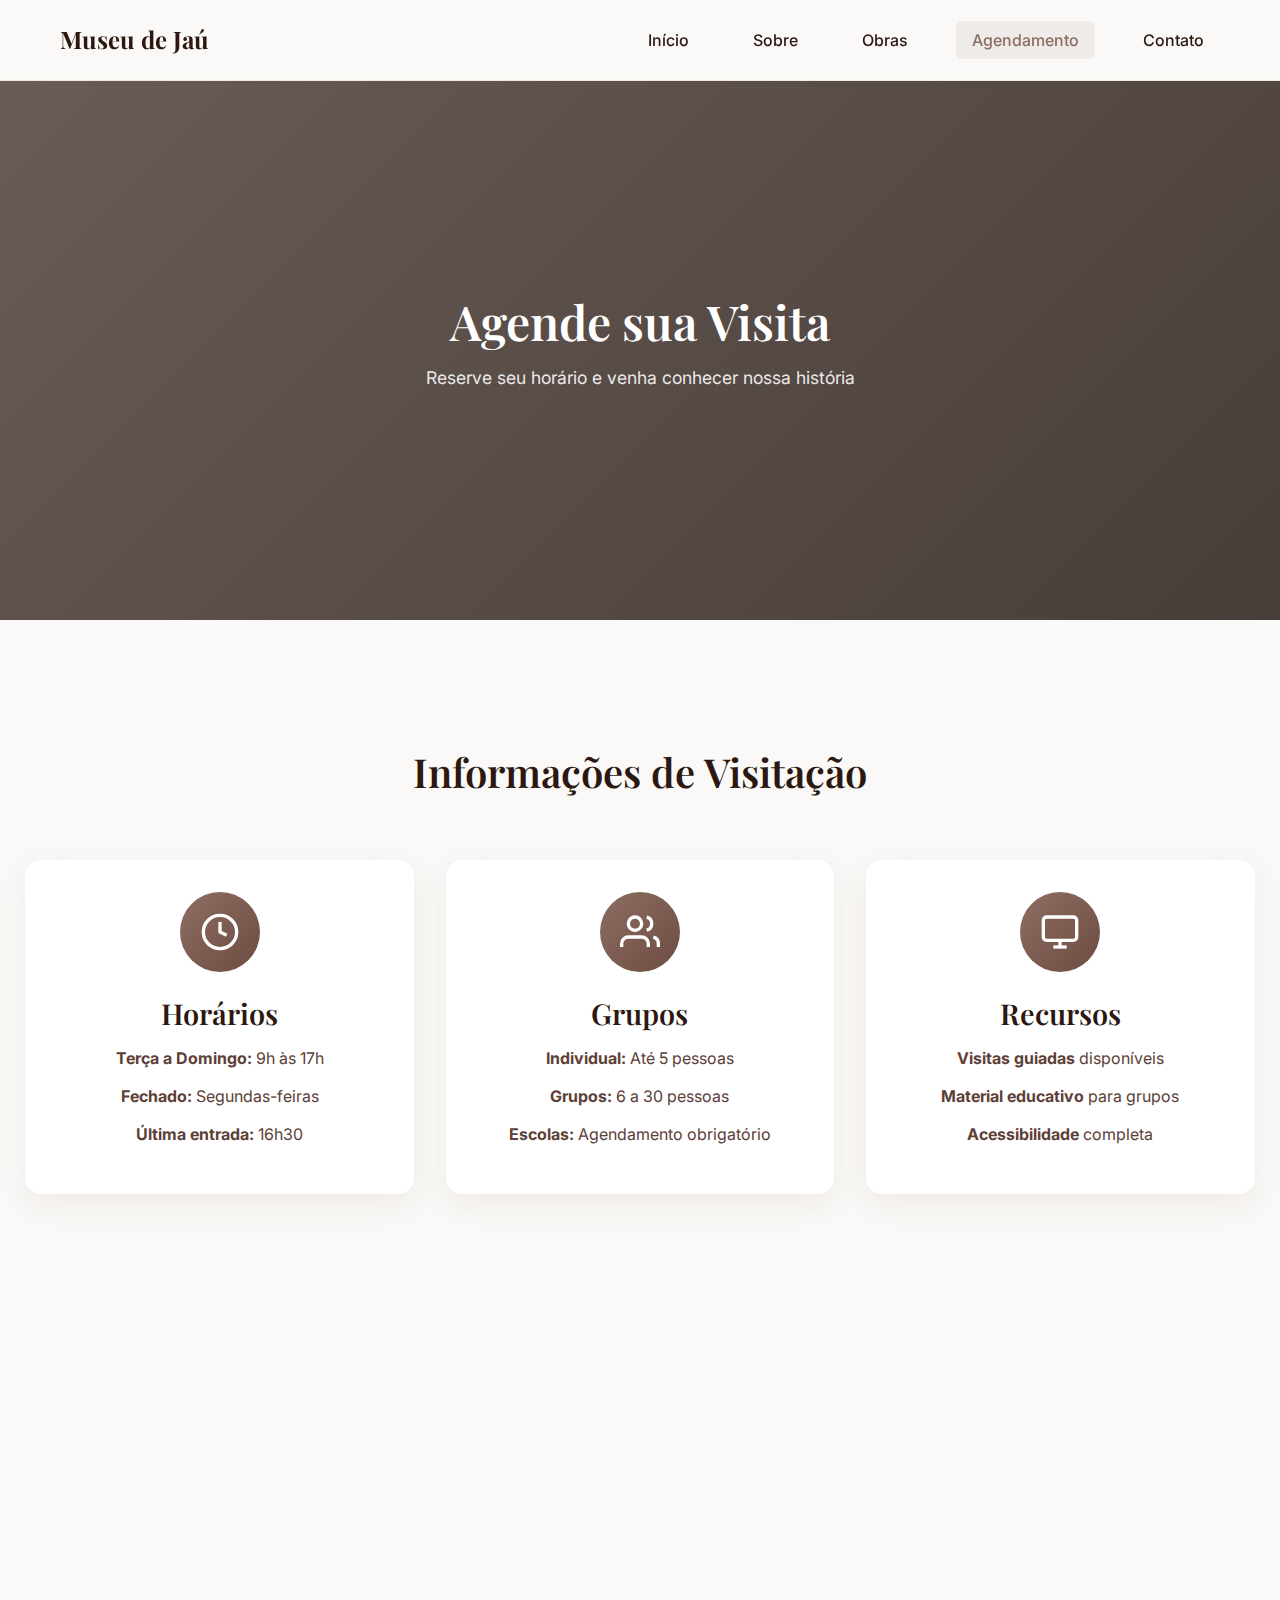
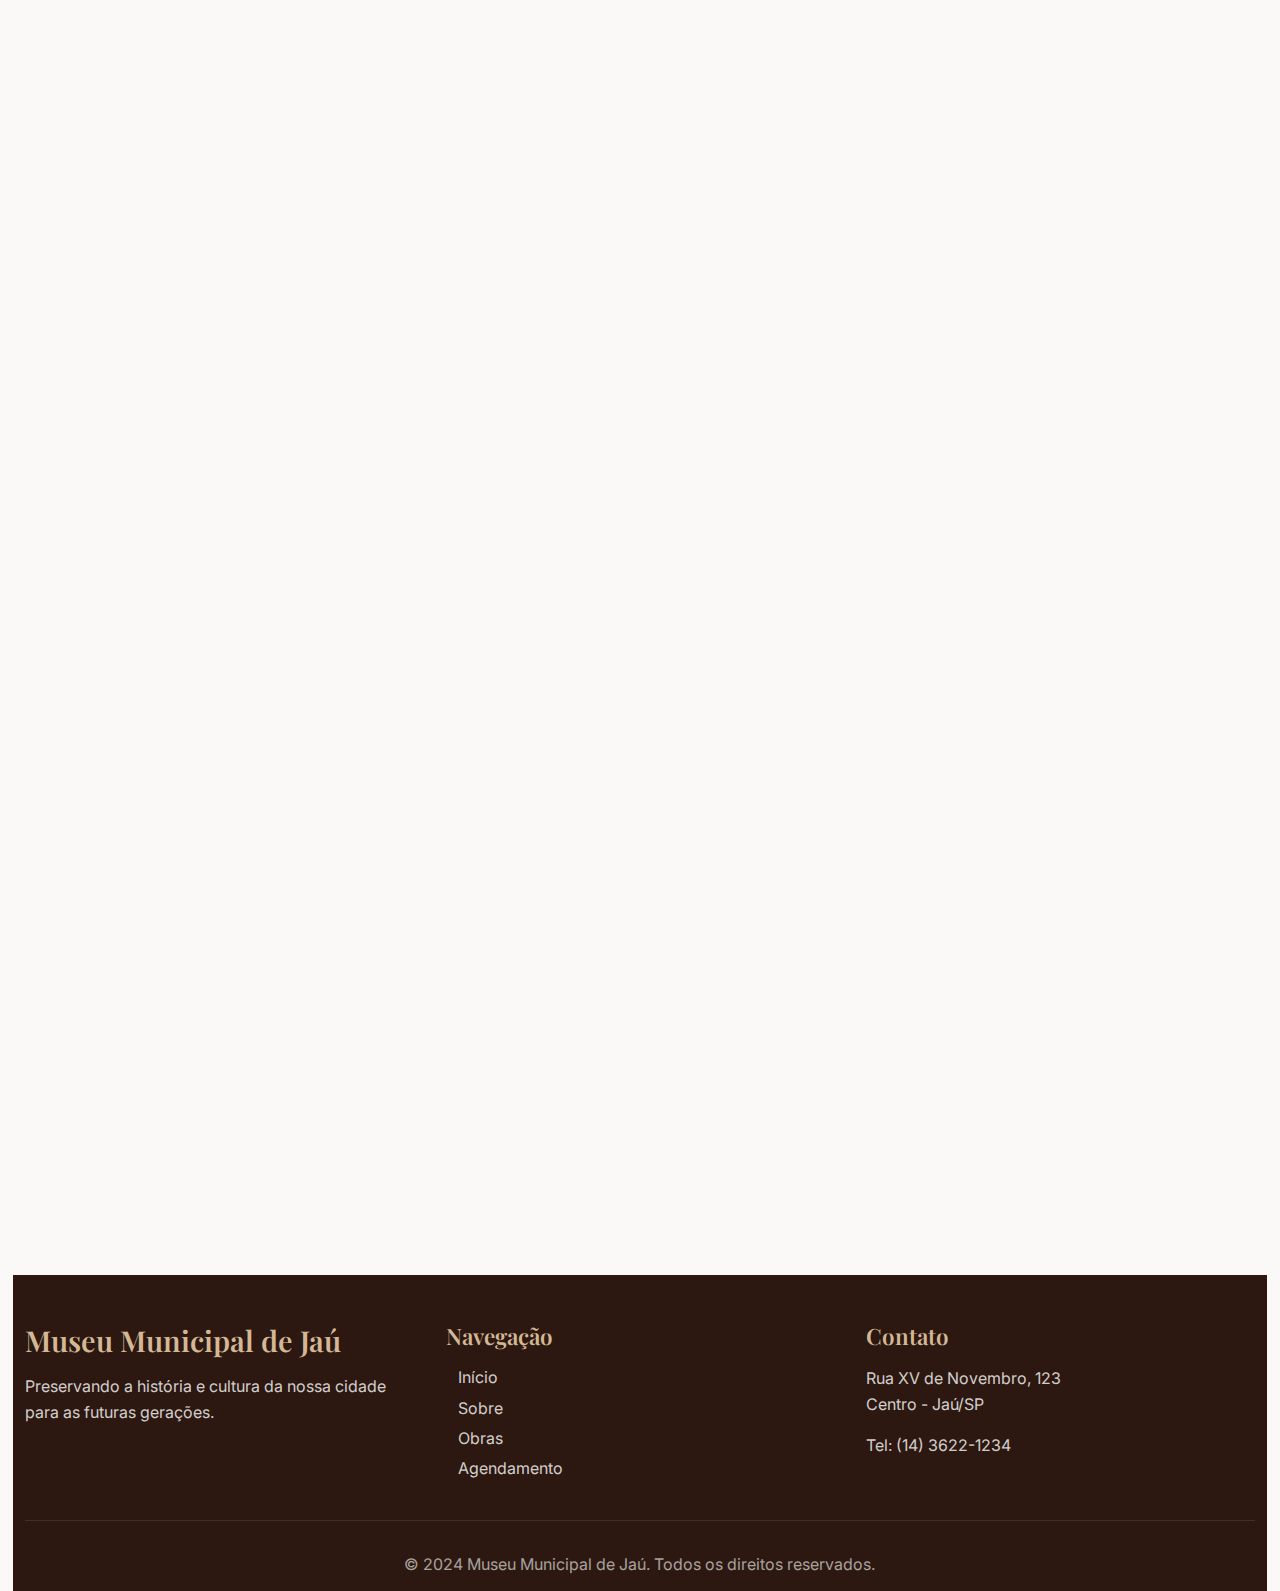
<file: src/agendamento.html>
<!DOCTYPE html>
<html lang="pt-BR">
<head>
    <meta charset="UTF-8">
    <meta name="viewport" content="width=device-width, initial-scale=1.0">
    <title>Agendamento - Museu Municipal de Jaú</title>
    <link rel="stylesheet" href="/css/style.css">
    <link rel="stylesheet" href="/css/responsive.css">
    <link rel="preconnect" href="https://fonts.googleapis.com">
    <link rel="preconnect" href="https://fonts.gstatic.com" crossorigin>
    <link href="https://fonts.googleapis.com/css2?family=Playfair+Display:wght@400;600;700&family=Inter:wght@300;400;500;600&display=swap" rel="stylesheet">
</head>
<body>
    <!-- Navbar -->
    <nav class="navbar">
        <div class="nav-container">
            <div class="nav-logo">
                <span>Museu de Jaú</span>
            </div>
            <div class="nav-menu">
                <a href="/Aula-Guto---Web-Site-Museu/index.html" class="nav-link">Início</a>
                <a href="sobre.html" class="nav-link">Sobre</a>
                <a href="obras.html" class="nav-link">Obras</a>
                <a href="agendamento.html" class="nav-link active">Agendamento</a>
                <a href="contato.html" class="nav-link">Contato</a>
            </div>
            <div class="hamburger">
                <span></span>
                <span></span>
                <span></span>
            </div>
        </div>
    </nav>

    <!-- Hero Section -->
    <section class="page-hero">
        <div class="hero-background" style="background-image: url('https://images.pexels.com/photos/1181533/pexels-photo-1181533.jpeg?auto=compress&cs=tinysrgb&w=1200');"></div>
        <div class="hero-content">
            <h1>Agende sua Visita</h1>
            <p>Reserve seu horário e venha conhecer nossa história</p>
        </div>
    </section>

    <!-- Conteúdo Principal -->
    <main class="page-content">
        <div class="container">
            <!-- Informações de Visitação -->
            <section class="visit-info fade-in">
                <div class="section-header">
                    <h2>Informações de Visitação</h2>
                </div>
                <div class="info-grid">
                    <div class="info-card">
                        <div class="info-icon">
                            <svg width="40" height="40" viewBox="0 0 24 24" fill="none" stroke="currentColor" stroke-width="2">
                                <circle cx="12" cy="12" r="10"/>
                                <polyline points="12,6 12,12 16,14"/>
                            </svg>
                        </div>
                        <h3>Horários</h3>
                        <p><strong>Terça a Domingo:</strong> 9h às 17h</p>
                        <p><strong>Fechado:</strong> Segundas-feiras</p>
                        <p><strong>Última entrada:</strong> 16h30</p>
                    </div>
                    <div class="info-card">
                        <div class="info-icon">
                            <svg width="40" height="40" viewBox="0 0 24 24" fill="none" stroke="currentColor" stroke-width="2">
                                <path d="M17 21v-2a4 4 0 0 0-4-4H5a4 4 0 0 0-4 4v2"/>
                                <circle cx="9" cy="7" r="4"/>
                                <path d="M23 21v-2a4 4 0 0 0-3-3.87"/>
                                <path d="M16 3.13a4 4 0 0 1 0 7.75"/>
                            </svg>
                        </div>
                        <h3>Grupos</h3>
                        <p><strong>Individual:</strong> Até 5 pessoas</p>
                        <p><strong>Grupos:</strong> 6 a 30 pessoas</p>
                        <p><strong>Escolas:</strong> Agendamento obrigatório</p>
                    </div>
                    <div class="info-card">
                        <div class="info-icon">
                            <svg width="40" height="40" viewBox="0 0 24 24" fill="none" stroke="currentColor" stroke-width="2">
                                <rect x="2" y="3" width="20" height="14" rx="2" ry="2"/>
                                <line x1="8" y1="21" x2="16" y2="21"/>
                                <line x1="12" y1="17" x2="12" y2="21"/>
                            </svg>
                        </div>
                        <h3>Recursos</h3>
                        <p><strong>Visitas guiadas</strong> disponíveis</p>
                        <p><strong>Material educativo</strong> para grupos</p>
                        <p><strong>Acessibilidade</strong> completa</p>
                    </div>
                </div>
            </section>

            <!-- Formulário de Agendamento -->
            <section class="booking-section fade-in">
                <div class="section-header">
                    <h2>Faça seu Agendamento</h2>
                    <p>Preencha o formulário abaixo para garantir sua visita</p>
                </div>
                
                <div class="booking-container">
                    <form id="bookingForm" class="booking-form">
                        <div class="form-row">
                            <div class="form-group">
                                <label for="name">Nome Completo *</label>
                                <input type="text" id="name" name="name" required>
                                <span class="error-message"></span>
                            </div>
                            <div class="form-group">
                                <label for="email">E-mail *</label>
                                <input type="email" id="email" name="email" required>
                                <span class="error-message"></span>
                            </div>
                        </div>

                        <div class="form-row">
                            <div class="form-group">
                                <label for="phone">Telefone</label>
                                <input type="tel" id="phone" name="phone">
                                <span class="error-message"></span>
                            </div>
                            <div class="form-group">
                                <label for="visitors">Número de Visitantes *</label>
                                <select id="visitors" name="visitors" required>
                                    <option value="">Selecione</option>
                                    <option value="1">1 pessoa</option>
                                    <option value="2">2 pessoas</option>
                                    <option value="3">3 pessoas</option>
                                    <option value="4">4 pessoas</option>
                                    <option value="5">5 pessoas</option>
                                    <option value="6-10">6 a 10 pessoas</option>
                                    <option value="11-20">11 a 20 pessoas</option>
                                    <option value="21-30">21 a 30 pessoas</option>
                                    <option value="30+">Mais de 30 pessoas</option>
                                </select>
                                <span class="error-message"></span>
                            </div>
                        </div>

                        <div class="form-row">
                            <div class="form-group">
                                <label for="date">Data da Visita *</label>
                                <input type="date" id="date" name="date" required>
                                <span class="error-message"></span>
                            </div>
                            <div class="form-group">
                                <label for="time">Horário Preferido *</label>
                                <select id="time" name="time" required>
                                    <option value="">Selecione</option>
                                    <option value="09:00">09:00</option>
                                    <option value="10:00">10:00</option>
                                    <option value="11:00">11:00</option>
                                    <option value="14:00">14:00</option>
                                    <option value="15:00">15:00</option>
                                    <option value="16:00">16:00</option>
                                </select>
                                <span class="error-message"></span>
                            </div>
                        </div>

                        <div class="form-group">
                            <label for="visit-type">Tipo de Visita</label>
                            <div class="radio-group">
                                <label class="radio-label">
                                    <input type="radio" name="visit-type" value="livre" checked>
                                    <span class="radio-custom"></span>
                                    Visita Livre
                                </label>
                                <label class="radio-label">
                                    <input type="radio" name="visit-type" value="guiada">
                                    <span class="radio-custom"></span>
                                    Visita Guiada
                                </label>
                            </div>
                        </div>

                        <div class="form-group">
                            <label for="group-type">Tipo de Grupo</label>
                            <select id="group-type" name="group-type">
                                <option value="">Selecione (opcional)</option>
                                <option value="familia">Família</option>
                                <option value="escola">Escola</option>
                                <option value="universidade">Universidade</option>
                                <option value="empresa">Empresa</option>
                                <option value="terceira-idade">Terceira Idade</option>
                                <option value="turismo">Turismo</option>
                                <option value="outro">Outro</option>
                            </select>
                        </div>

                        <div class="form-group">
                            <label for="special-needs">Necessidades Especiais</label>
                            <textarea id="special-needs" name="special-needs" rows="3" placeholder="Informe se há visitantes com necessidades especiais, cadeirantes, ou outras observações importantes..."></textarea>
                        </div>

                        <div class="form-group">
                            <label for="message">Mensagem Adicional</label>
                            <textarea id="message" name="message" rows="4" placeholder="Conte-nos mais sobre sua visita, interesses específicos, ou outras informações relevantes..."></textarea>
                        </div>

                        <div class="form-group checkbox-group">
                            <label class="checkbox-label">
                                <input type="checkbox" id="terms" name="terms" required>
                                <span class="checkbox-custom"></span>
                                Concordo com os <a href="#" class="link">termos de visitação</a> e autorizo o uso de imagens para fins educativos *
                            </label>
                            <span class="error-message"></span>
                        </div>

                        <div class="form-group checkbox-group">
                            <label class="checkbox-label">
                                <input type="checkbox" id="newsletter" name="newsletter">
                                <span class="checkbox-custom"></span>
                                Desejo receber informações sobre exposições e eventos do museu
                            </label>
                        </div>

                        <div class="form-actions">
                            <button type="submit" class="btn btn-primary">
                                <span class="btn-text">Agendar Visita</span>
                                <span class="btn-loading" style="display: none;">Enviando...</span>
                            </button>
                            <button type="reset" class="btn btn-secondary">Limpar Formulário</button>
                        </div>
                    </form>

                    <!-- Informações Adicionais -->
                    <div class="booking-info">
                        <div class="info-box">
                            <h3>Importante</h3>
                            <ul>
                                <li>O agendamento é <strong>gratuito</strong></li>
                                <li>Confirmaremos por e-mail em até 24h</li>
                                <li>Chegue 15 minutos antes do horário</li>
                                <li>Cancelamentos com 24h de antecedência</li>
                                <li>Grupos acima de 30 pessoas: contato direto</li>
                            </ul>
                        </div>

                        <div class="info-box">
                            <h3>Dicas para sua Visita</h3>
                            <ul>
                                <li>Use calçados confortáveis</li>
                                <li>Fotografias permitidas sem flash</li>
                                <li>Duração média: 1h30min</li>
                                <li>Material educativo disponível</li>
                                <li>Loja de souvenirs no local</li>
                            </ul>
                        </div>
                    </div>
                </div>
            </section>
        </div>
    </main>

    <!-- Modal de Confirmação -->
    <div id="confirmationModal" class="modal">
        <div class="modal-content">
            <div class="modal-header">
                <div class="success-icon">
                    <svg width="60" height="60" viewBox="0 0 24 24" fill="none" stroke="currentColor" stroke-width="2">
                        <circle cx="12" cy="12" r="10"/>
                        <polyline points="16,8 12,12 8,16"/>
                    </svg>
                </div>
                <h2>Agendamento Enviado!</h2>
            </div>
            <div class="modal-body">
                <p>Seu agendamento foi enviado com sucesso. Em breve entraremos em contato para confirmar sua visita.</p>
                <p><strong>Dados do agendamento:</strong></p>
                <div id="bookingDetails"></div>
            </div>
            <div class="modal-footer">
                <button class="btn btn-primary" onclick="closeModal('confirmationModal')">Fechar</button>
            </div>
        </div>
    </div>

    <!-- Footer -->
    <footer class="footer">
        <div class="container">
            <div class="footer-content">
                <div class="footer-section">
                    <h3>Museu Municipal de Jaú</h3>
                    <p>Preservando a história e cultura da nossa cidade para as futuras gerações.</p>
                </div>
                <div class="footer-section">
                    <h4>Navegação</h4>
                    <ul>
                        <li><a href="/Aula-Guto---Web-Site-Museu/index.html">Início</a></li>
                        <li><a href="sobre.html">Sobre</a></li>
                        <li><a href="obras.html">Obras</a></li>
                        <li><a href="agendamento.html">Agendamento</a></li>
                    </ul>
                </div>
                <div class="footer-section">
                    <h4>Contato</h4>
                    <p>Rua XV de Novembro, 123<br>Centro - Jaú/SP</p>
                    <p>Tel: (14) 3622-1234</p>
                </div>
            </div>
            <div class="footer-bottom">
                <p>&copy; 2024 Museu Municipal de Jaú. Todos os direitos reservados.</p>
            </div>
        </div>
    </footer>

    <script src="/js/script.js"></script>
    <script src="/js/booking.js"></script>
</body>
</html>
</file>
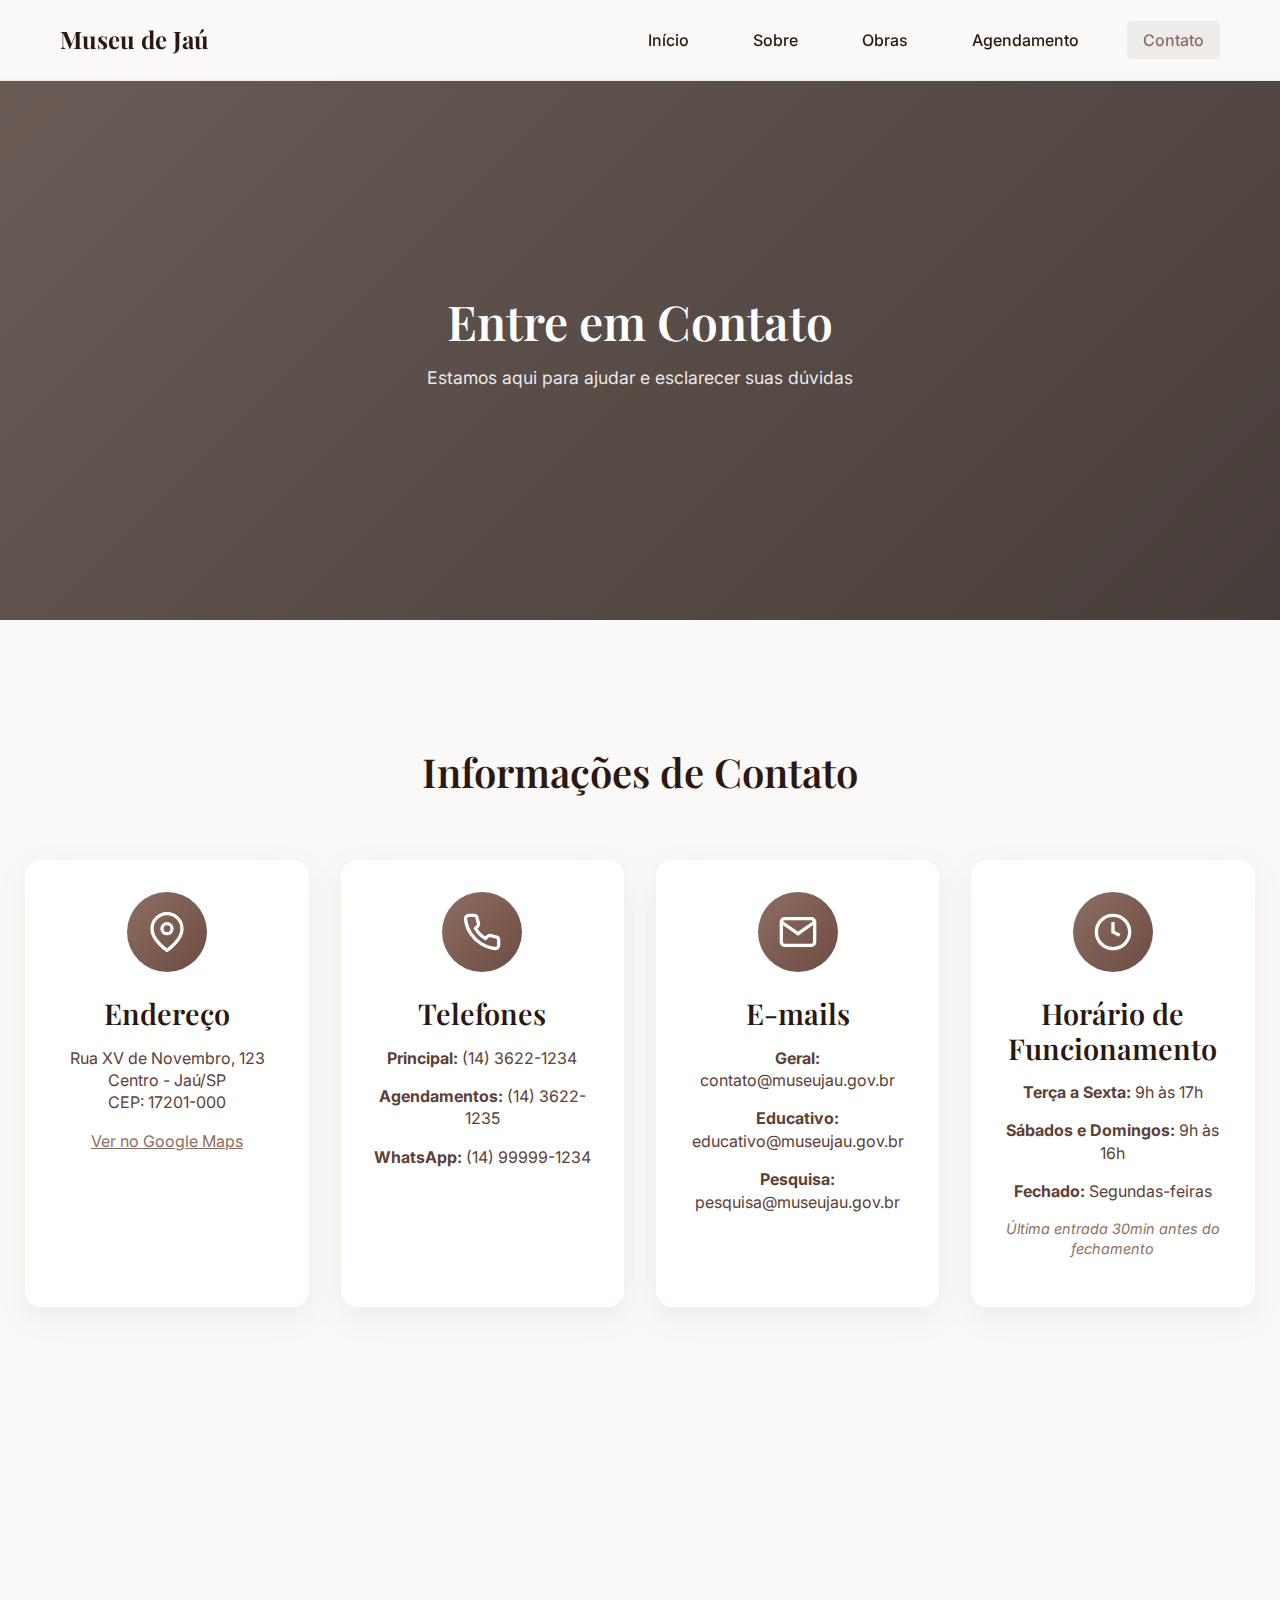
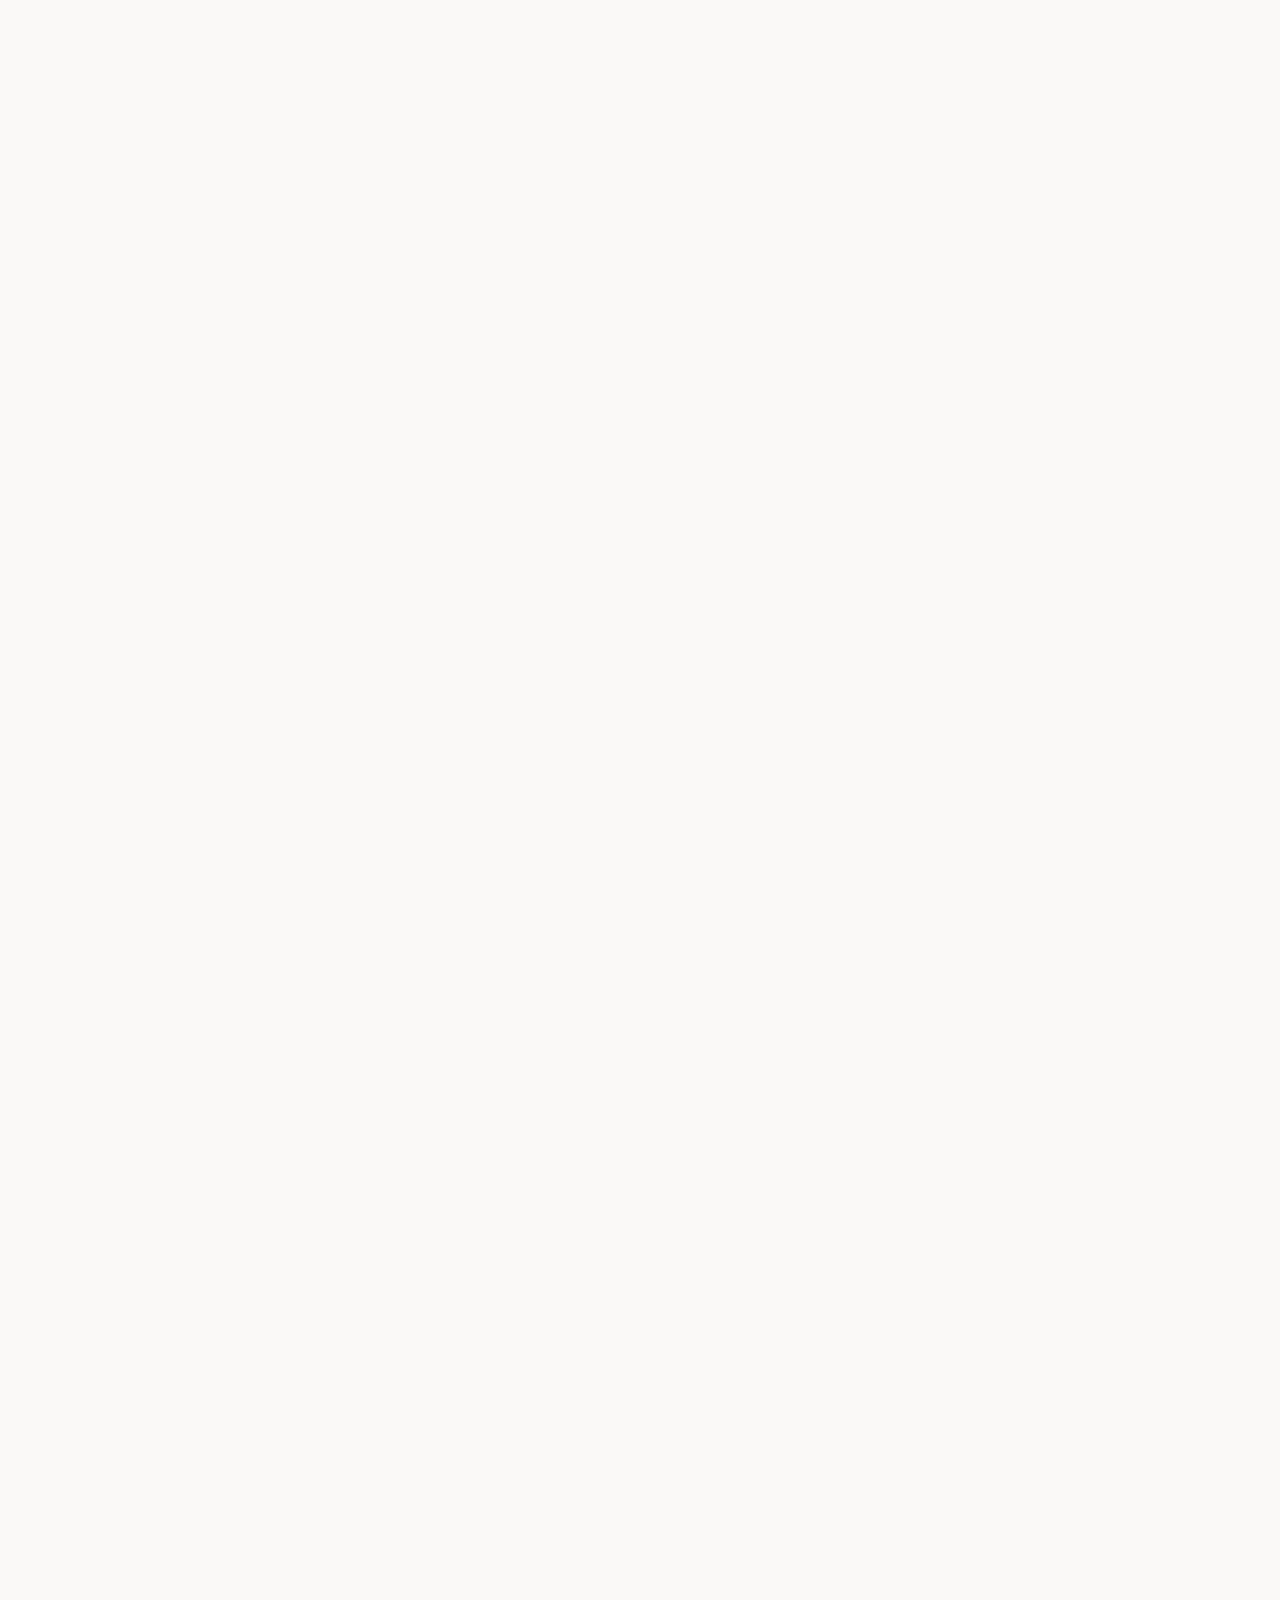
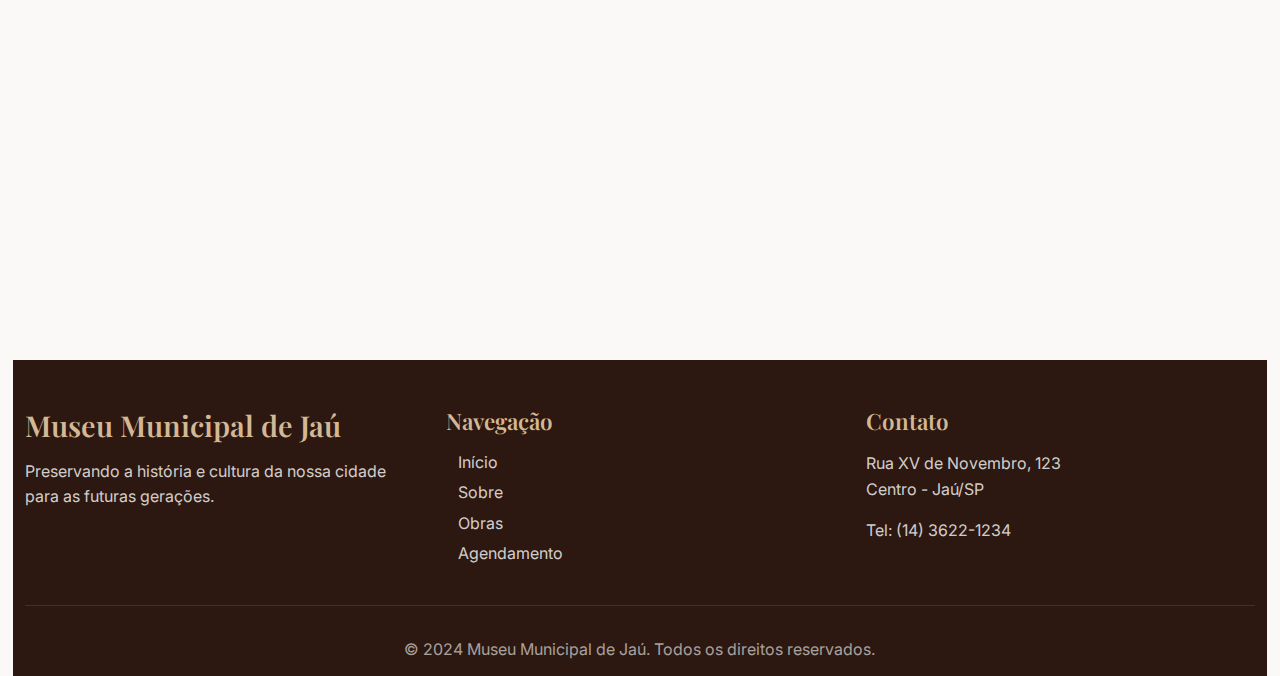
<file: src/contato.html>
<!DOCTYPE html>
<html lang="pt-BR">
<head>
    <meta charset="UTF-8">
    <meta name="viewport" content="width=device-width, initial-scale=1.0">
    <title>Contato - Museu Municipal de Jaú</title>
    <link rel="stylesheet" href="/css/style.css">
    <link rel="stylesheet" href="/css/responsive.css">
    <link rel="preconnect" href="https://fonts.googleapis.com">
    <link rel="preconnect" href="https://fonts.gstatic.com" crossorigin>
    <link href="https://fonts.googleapis.com/css2?family=Playfair+Display:wght@400;600;700&family=Inter:wght@300;400;500;600&display=swap" rel="stylesheet">
</head>
<body>
    <!-- Navbar -->
    <nav class="navbar">
        <div class="nav-container">
            <div class="nav-logo">
                <span>Museu de Jaú</span>
            </div>
            <div class="nav-menu">
                <a href="index.html" class="nav-link">Início</a>
                <a href="sobre.html" class="nav-link">Sobre</a>
                <a href="obras.html" class="nav-link">Obras</a>
                <a href="agendamento.html" class="nav-link">Agendamento</a>
                <a href="contato.html" class="nav-link active">Contato</a>
            </div>
            <div class="hamburger">
                <span></span>
                <span></span>
                <span></span>
            </div>
        </div>
    </nav>

    <!-- Hero Section -->
    <section class="page-hero">
        <div class="hero-background" style="background-image: url('https://images.pexels.com/photos/1181533/pexels-photo-1181533.jpeg?auto=compress&cs=tinysrgb&w=1200');"></div>
        <div class="hero-content">
            <h1>Entre em Contato</h1>
            <p>Estamos aqui para ajudar e esclarecer suas dúvidas</p>
        </div>
    </section>

    <!-- Conteúdo Principal -->
    <main class="page-content">
        <div class="container">
            <!-- Informações de Contato -->
            <section class="contact-info fade-in">
                <div class="section-header">
                    <h2>Informações de Contato</h2>
                </div>
                <div class="contact-grid">
                    <div class="contact-card">
                        <div class="contact-icon">
                            <svg width="40" height="40" viewBox="0 0 24 24" fill="none" stroke="currentColor" stroke-width="2">
                                <path d="M21 10c0 7-9 13-9 13s-9-6-9-13a9 9 0 0 1 18 0z"/>
                                <circle cx="12" cy="10" r="3"/>
                            </svg>
                        </div>
                        <h3>Endereço</h3>
                        <p>Rua XV de Novembro, 123<br>Centro - Jaú/SP<br>CEP: 17201-000</p>
                        <a href="https://maps.google.com/?q=Rua+XV+de+Novembro+123+Jau+SP" target="_blank" class="link">Ver no Google Maps</a>
                    </div>

                    <div class="contact-card">
                        <div class="contact-icon">
                            <svg width="40" height="40" viewBox="0 0 24 24" fill="none" stroke="currentColor" stroke-width="2">
                                <path d="M22 16.92v3a2 2 0 0 1-2.18 2 19.79 19.79 0 0 1-8.63-3.07 19.5 19.5 0 0 1-6-6 19.79 19.79 0 0 1-3.07-8.67A2 2 0 0 1 4.11 2h3a2 2 0 0 1 2 1.72 12.84 12.84 0 0 0 .7 2.81 2 2 0 0 1-.45 2.11L8.09 9.91a16 16 0 0 0 6 6l1.27-1.27a2 2 0 0 1 2.11-.45 12.84 12.84 0 0 0 2.81.7A2 2 0 0 1 22 16.92z"/>
                            </svg>
                        </div>
                        <h3>Telefones</h3>
                        <p><strong>Principal:</strong> (14) 3622-1234</p>
                        <p><strong>Agendamentos:</strong> (14) 3622-1235</p>
                        <p><strong>WhatsApp:</strong> (14) 99999-1234</p>
                    </div>

                    <div class="contact-card">
                        <div class="contact-icon">
                            <svg width="40" height="40" viewBox="0 0 24 24" fill="none" stroke="currentColor" stroke-width="2">
                                <path d="M4 4h16c1.1 0 2 .9 2 2v12c0 1.1-.9 2-2 2H4c-1.1 0-2-.9-2-2V6c0-1.1.9-2 2-2z"/>
                                <polyline points="22,6 12,13 2,6"/>
                            </svg>
                        </div>
                        <h3>E-mails</h3>
                        <p><strong>Geral:</strong> contato@museujau.gov.br</p>
                        <p><strong>Educativo:</strong> educativo@museujau.gov.br</p>
                        <p><strong>Pesquisa:</strong> pesquisa@museujau.gov.br</p>
                    </div>

                    <div class="contact-card">
                        <div class="contact-icon">
                            <svg width="40" height="40" viewBox="0 0 24 24" fill="none" stroke="currentColor" stroke-width="2">
                                <circle cx="12" cy="12" r="10"/>
                                <polyline points="12,6 12,12 16,14"/>
                            </svg>
                        </div>
                        <h3>Horário de Funcionamento</h3>
                        <p><strong>Terça a Sexta:</strong> 9h às 17h</p>
                        <p><strong>Sábados e Domingos:</strong> 9h às 16h</p>
                        <p><strong>Fechado:</strong> Segundas-feiras</p>
                        <p class="note">Última entrada 30min antes do fechamento</p>
                    </div>
                </div>
            </section>

            <!-- Mapa -->
            <section class="map-section fade-in">
                <div class="section-header">
                    <h2>Nossa Localização</h2>
                    <p>Venha nos visitar no coração do centro histórico de Jaú</p>
                </div>
                <div class="map-container">
                    <div class="map-placeholder">
                        <div class="map-content">
                            <div class="map-icon">
                                <svg width="60" height="60" viewBox="0 0 24 24" fill="none" stroke="currentColor" stroke-width="2">
                                    <path d="M21 10c0 7-9 13-9 13s-9-6-9-13a9 9 0 0 1 18 0z"/>
                                    <circle cx="12" cy="10" r="3"/>
                                </svg>
                            </div>
                            <h3>Museu Municipal de Jaú</h3>
                            <p>Rua XV de Novembro, 123 - Centro</p>
                            <a href="https://maps.google.com/?q=Rua+XV+de+Novembro+123+Jau+SP" target="_blank" class="btn btn-primary">Abrir no Google Maps</a>
                        </div>
                    </div>
                    <div class="location-info">
                        <h3>Como Chegar</h3>
                        <div class="transport-options">
                            <div class="transport-item">
                                <div class="transport-icon">
                                    <svg width="30" height="30" viewBox="0 0 24 24" fill="none" stroke="currentColor" stroke-width="2">
                                        <rect x="2" y="3" width="20" height="14" rx="2" ry="2"/>
                                        <line x1="8" y1="21" x2="16" y2="21"/>
                                        <line x1="12" y1="17" x2="12" y2="21"/>
                                    </svg>
                                </div>
                                <div>
                                    <h4>Transporte Público</h4>
                                    <p>Linhas 101, 102 e 105 - Ponto: Centro</p>
                                </div>
                            </div>
                            <div class="transport-item">
                                <div class="transport-icon">
                                    <svg width="30" height="30" viewBox="0 0 24 24" fill="none" stroke="currentColor" stroke-width="2">
                                        <path d="M19 17h2c.6 0 1-.4 1-1v-3c0-.9-.7-1.7-1.5-1.9L18 10V6c0-2-2-4-4-4H4c-2 0-4 2-4 4v10c0 .6.4 1 1 1h2"/>
                                        <circle cx="7" cy="17" r="2"/>
                                        <path d="M9 17h6"/>
                                        <circle cx="17" cy="17" r="2"/>
                                    </svg>
                                </div>
                                <div>
                                    <h4>Carro</h4>
                                    <p>Estacionamento gratuito na rua<br>Zona azul disponível</p>
                                </div>
                            </div>
                            <div class="transport-item">
                                <div class="transport-icon">
                                    <svg width="30" height="30" viewBox="0 0 24 24" fill="none" stroke="currentColor" stroke-width="2">
                                        <path d="M17 21v-2a4 4 0 0 0-4-4H5a4 4 0 0 0-4 4v2"/>
                                        <circle cx="9" cy="7" r="4"/>
                                        <path d="M23 21v-2a4 4 0 0 0-3-3.87"/>
                                        <path d="M16 3.13a4 4 0 0 1 0 7.75"/>
                                    </svg>
                                </div>
                                <div>
                                    <h4>A Pé</h4>
                                    <p>Centro histórico acessível<br>Calçadas adaptadas</p>
                                </div>
                            </div>
                        </div>
                    </div>
                </div>
            </section>

            <!-- Formulário de Contato -->
            <section class="contact-form-section fade-in">
                <div class="section-header">
                    <h2>Envie sua Mensagem</h2>
                    <p>Tem alguma dúvida ou sugestão? Entre em contato conosco</p>
                </div>
                
                <form id="contactForm" class="contact-form">
                    <div class="form-row">
                        <div class="form-group">
                            <label for="contact-name">Nome Completo *</label>
                            <input type="text" id="contact-name" name="name" required>
                            <span class="error-message"></span>
                        </div>
                        <div class="form-group">
                            <label for="contact-email">E-mail *</label>
                            <input type="email" id="contact-email" name="email" required>
                            <span class="error-message"></span>
                        </div>
                    </div>

                    <div class="form-row">
                        <div class="form-group">
                            <label for="contact-phone">Telefone</label>
                            <input type="tel" id="contact-phone" name="phone">
                        </div>
                        <div class="form-group">
                            <label for="contact-subject">Assunto *</label>
                            <select id="contact-subject" name="subject" required>
                                <option value="">Selecione um assunto</option>
                                <option value="informacoes">Informações Gerais</option>
                                <option value="agendamento">Agendamento de Visita</option>
                                <option value="pesquisa">Pesquisa Histórica</option>
                                <option value="educativo">Programa Educativo</option>
                                <option value="doacao">Doação de Acervo</option>
                                <option value="parcerias">Parcerias</option>
                                <option value="imprensa">Imprensa</option>
                                <option value="sugestoes">Sugestões</option>
                                <option value="outro">Outro</option>
                            </select>
                            <span class="error-message"></span>
                        </div>
                    </div>

                    <div class="form-group">
                        <label for="contact-message">Mensagem *</label>
                        <textarea id="contact-message" name="message" rows="6" required placeholder="Digite sua mensagem aqui..."></textarea>
                        <span class="error-message"></span>
                    </div>

                    <div class="form-group checkbox-group">
                        <label class="checkbox-label">
                            <input type="checkbox" id="contact-privacy" name="privacy" required>
                            <span class="checkbox-custom"></span>
                            Concordo com o tratamento dos meus dados pessoais conforme a <a href="#" class="link">Política de Privacidade</a> *
                        </label>
                        <span class="error-message"></span>
                    </div>

                    <div class="form-actions">
                        <button type="submit" class="btn btn-primary">
                            <span class="btn-text">Enviar Mensagem</span>
                            <span class="btn-loading" style="display: none;">Enviando...</span>
                        </button>
                        <button type="reset" class="btn btn-secondary">Limpar</button>
                    </div>
                </form>
            </section>

            <!-- Redes Sociais -->
            <section class="social-section fade-in">
                <div class="section-header">
                    <h2>Siga-nos nas Redes Sociais</h2>
                    <p>Fique por dentro das novidades e eventos do museu</p>
                </div>
                <div class="social-links">
                    <a href="#" class="social-link facebook">
                        <svg width="24" height="24" viewBox="0 0 24 24" fill="currentColor">
                            <path d="M24 12.073c0-6.627-5.373-12-12-12s-12 5.373-12 12c0 5.99 4.388 10.954 10.125 11.854v-8.385H7.078v-3.47h3.047V9.43c0-3.007 1.792-4.669 4.533-4.669 1.312 0 2.686.235 2.686.235v2.953H15.83c-1.491 0-1.956.925-1.956 1.874v2.25h3.328l-.532 3.47h-2.796v8.385C19.612 23.027 24 18.062 24 12.073z"/>
                        </svg>
                        <span>Facebook</span>
                    </a>
                    <a href="#" class="social-link instagram">
                        <svg width="24" height="24" viewBox="0 0 24 24" fill="currentColor">
                            <path d="M12 2.163c3.204 0 3.584.012 4.85.07 3.252.148 4.771 1.691 4.919 4.919.058 1.265.069 1.645.069 4.849 0 3.205-.012 3.584-.069 4.849-.149 3.225-1.664 4.771-4.919 4.919-1.266.058-1.644.07-4.85.07-3.204 0-3.584-.012-4.849-.07-3.26-.149-4.771-1.699-4.919-4.92-.058-1.265-.07-1.644-.07-4.849 0-3.204.013-3.583.07-4.849.149-3.227 1.664-4.771 4.919-4.919 1.266-.057 1.645-.069 4.849-.069zm0-2.163c-3.259 0-3.667.014-4.947.072-4.358.2-6.78 2.618-6.98 6.98-.059 1.281-.073 1.689-.073 4.948 0 3.259.014 3.668.072 4.948.2 4.358 2.618 6.78 6.98 6.98 1.281.058 1.689.072 4.948.072 3.259 0 3.668-.014 4.948-.072 4.354-.2 6.782-2.618 6.979-6.98.059-1.28.073-1.689.073-4.948 0-3.259-.014-3.667-.072-4.947-.196-4.354-2.617-6.78-6.979-6.98-1.281-.059-1.69-.073-4.949-.073zm0 5.838c-3.403 0-6.162 2.759-6.162 6.162s2.759 6.163 6.162 6.163 6.162-2.759 6.162-6.163c0-3.403-2.759-6.162-6.162-6.162zm0 10.162c-2.209 0-4-1.79-4-4 0-2.209 1.791-4 4-4s4 1.791 4 4c0 2.21-1.791 4-4 4zm6.406-11.845c-.796 0-1.441.645-1.441 1.44s.645 1.44 1.441 1.44c.795 0 1.439-.645 1.439-1.44s-.644-1.44-1.439-1.44z"/>
                        </svg>
                        <span>Instagram</span>
                    </a>
                    <a href="#" class="social-link youtube">
                        <svg width="24" height="24" viewBox="0 0 24 24" fill="currentColor">
                            <path d="M23.498 6.186a3.016 3.016 0 0 0-2.122-2.136C19.505 3.545 12 3.545 12 3.545s-7.505 0-9.377.505A3.017 3.017 0 0 0 .502 6.186C0 8.07 0 12 0 12s0 3.93.502 5.814a3.016 3.016 0 0 0 2.122 2.136c1.871.505 9.376.505 9.376.505s7.505 0 9.377-.505a3.015 3.015 0 0 0 2.122-2.136C24 15.93 24 12 24 12s0-3.93-.502-5.814zM9.545 15.568V8.432L15.818 12l-6.273 3.568z"/>
                        </svg>
                        <span>YouTube</span>
                    </a>
                </div>
            </section>
        </div>
    </main>

    <!-- Modal de Confirmação -->
    <div id="contactConfirmationModal" class="modal">
        <div class="modal-content">
            <div class="modal-header">
                <div class="success-icon">
                    <svg width="60" height="60" viewBox="0 0 24 24" fill="none" stroke="currentColor" stroke-width="2">
                        <circle cx="12" cy="12" r="10"/>
                        <polyline points="16,8 12,12 8,16"/>
                    </svg>
                </div>
                <h2>Mensagem Enviada!</h2>
            </div>
            <div class="modal-body">
                <p>Sua mensagem foi enviada com sucesso. Entraremos em contato em breve.</p>
                <p>Tempo médio de resposta: <strong>24 horas</strong></p>
            </div>
            <div class="modal-footer">
                <button class="btn btn-primary" onclick="closeModal('contactConfirmationModal')">Fechar</button>
            </div>
        </div>
    </div>

    <!-- Footer -->
    <footer class="footer">
        <div class="container">
            <div class="footer-content">
                <div class="footer-section">
                    <h3>Museu Municipal de Jaú</h3>
                    <p>Preservando a história e cultura da nossa cidade para as futuras gerações.</p>
                </div>
                <div class="footer-section">
                    <h4>Navegação</h4>
                    <ul>
                        <li><a href="index.html">Início</a></li>
                        <li><a href="sobre.html">Sobre</a></li>
                        <li><a href="obras.html">Obras</a></li>
                        <li><a href="agendamento.html">Agendamento</a></li>
                    </ul>
                </div>
                <div class="footer-section">
                    <h4>Contato</h4>
                    <p>Rua XV de Novembro, 123<br>Centro - Jaú/SP</p>
                    <p>Tel: (14) 3622-1234</p>
                </div>
            </div>
            <div class="footer-bottom">
                <p>&copy; 2024 Museu Municipal de Jaú. Todos os direitos reservados.</p>
            </div>
        </div>
    </footer>

    <script src="/js/script.js"></script>
    <script src="/js/contact.js"></script>
</body>
</html>
</file>
<file: css/responsive.css>
/* responsive.css - added by ChatGPT to improve mobile responsiveness */

/* Box sizing and layout helpers */
*, *::before, *::after { box-sizing: border-box; }

/* Make images and iframes scale */
img, picture, video, iframe { max-width: 100%; height: auto; display: block; }

/* Fluid containers */
.container, .wrap, main, header, footer, .content { max-width: 98%; margin-left: auto; margin-right: auto; padding-left:0rem ; padding-right: 0rem; }

/* Ensure body text wraps and is legible on small screens */
body { line-height: 1.4; word-wrap: break-word; -webkit-font-smoothing: antialiased; }

/* Make buttons and inputs responsive */
button, input[type="text"], input[type="email"], input[type="search"], textarea, select {
  min-width: 0;
  width: auto;
  max-width: 100%;
}

/* Common utility to avoid fixed-width overflow */
.responsive-fixed { max-width: 100% !important; width: auto !important; }

/* Navigation adjustments */
nav ul { display: flex; flex-wrap: wrap; gap: 0.5rem; padding-left: 0; margin: 0; list-style: none; }
nav li { display: inline-block; }

/* Tables - make scrollable on small screens */
.table-responsive { overflow-x: auto; }

/* Media queries for breakpoints */
@media (max-width: 1024px) {
  .two-col { display: flex; flex-wrap: wrap; gap: 1rem; }
  .two-col > * { flex: 1 1 48%; min-width: 260px; }
}

@media (max-width: 768px) {
  html { font-size: 15px; }
  .two-col > * { flex-basis: 100%; }
  header .logo, .site-logo { max-width: 180px; }
  .hide-on-mobile { display: none !important; }
  .stack { display: block; }
  nav ul { flex-direction: column; gap: 0.25rem; }
}

/* Small phones */
@media (max-width: 420px) {
  html { font-size: 14px; }
  .container { padding-left: 0.75rem; padding-right: 0.75rem; }
  .big-text { font-size: 1rem; }
}

/* Accessibility: larger tap targets */
a, button { touch-action: manipulation; padding: 0.5rem 0.75rem; }

/* Prevent horizontal scroll caused by very long words/urls */
pre, code { white-space: pre-wrap; word-break: break-word; }
</file>
<file: css/style.css>
/* Reset e Base */
* {
    margin: 0;
    padding: 0;
    box-sizing: border-box;
}

html {
    scroll-behavior: smooth;
}

body {
    font-family: 'Inter', sans-serif;
    line-height: 1.6;
    color: #2c1810;
    background-color: #faf9f7;
    overflow-x: hidden;
}

.container {
    max-width: 1200px;
    margin: 0 auto;
    padding: 0 20px;
}

/* Tipografia */
h1, h2, h3, h4, h5, h6 {
    font-family: 'Playfair Display', serif;
    font-weight: 600;
    line-height: 1.2;
    margin-bottom: 1rem;
}

h1 { font-size: 3.5rem; }
h2 { font-size: 2.5rem; }
h3 { font-size: 1.8rem; }
h4 { font-size: 1.4rem; }

p {
    margin-bottom: 1rem;
    color: #5d4037;
}

/* Links */
a {
    text-decoration: none;
    color: inherit;
    transition: all 0.3s ease;
}

.link {
    color: #8d6e63;
    text-decoration: underline;
    transition: color 0.3s ease;
}

.link:hover {
    color: #5d4037;
}

/* Botões */
.btn {
    display: inline-flex;
    align-items: center;
    justify-content: center;
    padding: 12px 32px;
    border: none;
    border-radius: 8px;
    font-family: 'Inter', sans-serif;
    font-weight: 500;
    font-size: 1rem;
    cursor: pointer;
    transition: all 0.3s ease;
    text-decoration: none;
    min-height: 48px;
}

.btn-primary {
    background: linear-gradient(135deg, #8d6e63 0%, #6d4c41 100%);
    color: white;
    box-shadow: 0 4px 15px rgba(141, 110, 99, 0.3);
}

.btn-primary:hover {
    transform: translateY(-2px);
    box-shadow: 0 8px 25px rgba(141, 110, 99, 0.4);
}

.btn-secondary {
    background: transparent;
    color: #8d6e63;
    border: 2px solid #8d6e63;
}

.btn-secondary:hover {
    background: #8d6e63;
    color: white;
    transform: translateY(-2px);
}

.btn-outline {
    background: transparent;
    color: #2c1810;
    border: 2px solid #2c1810;
}

.btn-outline:hover {
    background: #2c1810;
    color: white;
}

/* Tela de Carregamento */
#loading-screen {
    position: fixed;
    top: 0;
    left: 0;
    width: 100%;
    height: 100%;
    background: linear-gradient(135deg, #2c1810 0%, #1a0e0a 100%);
    display: flex;
    align-items: center;
    justify-content: center;
    z-index: 9999;
    opacity: 1;
    transition: opacity 0.5s ease;
}

.loading-content {
    text-align: center;
    color: #d4b896;
}

.museum-icon {
    margin-bottom: 2rem;
    animation: float 3s ease-in-out infinite;
}

.loading-content h2 {
    font-family: 'Playfair Display', serif;
    font-size: 2rem;
    margin-bottom: 2rem;
    color: #d4b896;
}

.loading-bar {
    width: 200px;
    height: 4px;
    background: rgba(212, 184, 150, 0.2);
    border-radius: 2px;
    margin: 0 auto 1rem;
    overflow: hidden;
}

.loading-progress {
    height: 100%;
    background: linear-gradient(90deg, #d4b896, #8d6e63);
    border-radius: 2px;
    animation: loading 2s ease-in-out infinite;
}

@keyframes float {
    0%, 100% { transform: translateY(0px); }
    50% { transform: translateY(-10px); }
}

@keyframes loading {
    0% { width: 0%; }
    50% { width: 70%; }
    100% { width: 100%; }
}

/* Navbar */
.navbar {
    position: fixed;
    top: 0;
    width: 100%;
    background: rgba(250, 249, 247, 0.95);
    backdrop-filter: blur(10px);
    border-bottom: 1px solid rgba(141, 110, 99, 0.1);
    z-index: 1000;
    transition: all 0.3s ease;
}

.nav-container {
    max-width: 1200px;
    margin: 0 auto;
    padding: 0 20px;
    display: flex;
    align-items: center;
    justify-content: space-between;
    height: 80px;
}

.nav-logo span {
    font-family: 'Playfair Display', serif;
    font-size: 1.5rem;
    font-weight: 700;
    color: #2c1810;
}

.nav-menu {
    display: flex;
    list-style: none;
    gap: 2rem;
}

.nav-link {
    color: #2c1810;
    font-weight: 500;
    padding: 0.5rem 1rem;
    border-radius: 6px;
    transition: all 0.3s ease;
    position: relative;
}

.nav-link:hover,
.nav-link.active {
    color: #8d6e63;
    background: rgba(141, 110, 99, 0.1);
}

.hamburger {
    display: none;
    flex-direction: column;
    cursor: pointer;
    gap: 4px;
}

.hamburger span {
    width: 25px;
    height: 3px;
    background: #2c1810;
    transition: all 0.3s ease;
    border-radius: 3px;
}

/* Hero Section */
.hero {
    position: relative;
    height: 100vh;
    display: flex;
    align-items: center;
    justify-content: center;
    overflow: hidden;
}

.hero-background {
    max-width: 100%;
    position: absolute;
    top: 0;
    left: 0;
    width: 100%;
    height: 100%;
    background: linear-gradient(135deg, rgba(44, 24, 16, 0.8) 0%, rgba(26, 14, 10, 0.9) 100%),
                url(/Aula-Guto---Web-Site-Museu/img/entradamuseu.jpeg) center/cover;
    z-index: -1;
}

.hero-content {
    text-align: center;
    color: white;
    max-width: 800px;
    padding: 0 20px;
    animation: fadeInUp 1s ease-out 0.5s both;
}

.hero-title {
    margin-bottom: 2rem;
}

.title-main {
    display: block;
    font-size: 4rem;
    font-weight: 700;
    margin-bottom: 0.5rem;
    background: linear-gradient(135deg, #d4b896 0%, #f5f5dc 100%);
    -webkit-background-clip: text;
    -webkit-text-fill-color: transparent;
    background-clip: text;
}

.title-sub {
    display: block;
    font-size: 2rem;
    font-weight: 400;
    color: #d4b896;
}

.hero-subtitle {
    font-size: 1.2rem;
    margin-bottom: 3rem;
    color: rgba(255, 255, 255, 0.9);
    line-height: 1.6;
}

.hero-buttons {
    display: flex;
    gap: 1rem;
    justify-content: center;
    flex-wrap: wrap;
}

.hero-scroll {
    position: absolute;
    bottom: 2rem;
    left: 50%;
    transform: translateX(-50%);
    text-align: center;
    color: white;
    animation: fadeIn 1s ease-out 1.5s both;
}

.hero-scroll span {
    display: block;
    font-size: 0.9rem;
    margin-bottom: 1rem;
    opacity: 0.8;
}

.scroll-arrow {
    width: 2px;
    height: 30px;
    background: white;
    margin: 0 auto;
    position: relative;
    opacity: 0.6;
    animation: bounce 2s infinite;
}

.scroll-arrow::after {
    content: '';
    position: absolute;
    bottom: 0;
    left: -4px;
    width: 10px;
    height: 10px;
    border-right: 2px solid white;
    border-bottom: 2px solid white;
    transform: rotate(45deg);
}

/* Page Hero */
.page-hero {
     max-width: 100%;
    background-size: cover;
    position: relative;
    height: 60vh;
    display: flex;
    align-items: center;
    justify-content: center;
    margin-top: 80px;
}

.page-hero .hero-background {
     max-width: 100%;
    background-size: cover;
    background-position: center;
    background-attachment: fixed;
}

.page-hero .hero-background::before {
     max-width: 100%;
    background-size: cover;
    content: '';
    position: absolute;
    top: 0;
    left: 0;
    width: 100%;
    height: 100%;
    background: linear-gradient(135deg, rgba(44, 24, 16, 0.7) 0%, rgba(26, 14, 10, 0.8) 100%);
}

.page-hero .hero-content {
    background-size: cover;
    position: relative;
    z-index: 1;
}

.page-hero h1 {
    font-size: 3rem;
    color: white;
    margin-bottom: 1rem;
}

.page-hero p {
    font-size: 1.1rem;
    color: rgba(255, 255, 255, 0.9);
}

/* Seções */
.page-content {
    padding: 4rem 0;
}

.content-section,
.about-preview,
.highlights,
.cta {
    padding: 4rem 0;
}

.section-header {
    text-align: center;
    margin-bottom: 4rem;
}

.section-header h2 {
    color: #2c1810;
    margin-bottom: 1rem;
}

.section-header p {
    font-size: 1.1rem;
    color: #5d4037;
    max-width: 600px;
    margin: 0 auto;
}

/* About Preview */
.about-preview {
    background: white;
}

.about-grid {
    display: grid;
    grid-template-columns: repeat(auto-fit, minmax(300px, 1fr));
    gap: 3rem;
}

.about-card {
    text-align: center;
    padding: 2rem;
    border-radius: 16px;
    background: #faf9f7;
    border: 1px solid rgba(141, 110, 99, 0.1);
    transition: all 0.3s ease;
}

.about-card:hover {
    transform: translateY(-5px);
    box-shadow: 0 20px 40px rgba(141, 110, 99, 0.1);
}

.card-icon {
    width: 80px;
    height: 80px;
    background: linear-gradient(135deg, #8d6e63 0%, #6d4c41 100%);
    border-radius: 50%;
    display: flex;
    align-items: center;
    justify-content: center;
    margin: 0 auto 1.5rem;
    color: white;
}

.about-card h3 {
    color: #2c1810;
    margin-bottom: 1rem;
}

/* Highlights */
.highlights {
    background: linear-gradient(135deg, #f5f5dc 0%, #faf9f7 100%);
}

.highlights-content {
    display: grid;
    grid-template-columns: 1fr 1fr;
    gap: 4rem;
    align-items: center;
}

.highlights-text h2 {
    color: #2c1810;
    margin-bottom: 2rem;
}

.highlights-text p {
    margin-bottom: 1.5rem;
    font-size: 1.1rem;
    line-height: 1.7;
}

.highlights-image {
    position: relative;
}

.highlights-image img {
    width: 100%;
    height: 400px;
    object-fit: cover;
    border-radius: 16px;
    box-shadow: 0 20px 40px rgba(141, 110, 99, 0.2);
}

/* CTA */
.cta {
    background: linear-gradient(135deg, #2c1810 0%, #1a0e0a 100%);
    color: white;
    text-align: center;
}

.cta h2 {
    color: white;
    margin-bottom: 1rem;
}

.cta p {
    font-size: 1.2rem;
    color: rgba(255, 255, 255, 0.9);
    margin-bottom: 2rem;
}

.cta-buttons {
    display: flex;
    gap: 1rem;
    justify-content: center;
    flex-wrap: wrap;
}

/* Content Grid */
.content-grid {
    display: grid;
    grid-template-columns: 1fr 1fr;
    gap: 4rem;
    align-items: center;
    margin-bottom: 4rem;
}

.content-text {
    font-size: 1.1rem;
    line-height: 1.7;
}

.content-image img {
    width: 100%;
    height: 500px;
    object-fit: cover;
    border-radius: 16px;
    box-shadow: 0 15px 35px rgba(141, 110, 99, 0.2);
}

/* Values Section */
.values-section {
    padding: 4rem 0;
    background: white;
}

.values-grid {
    display: grid;
    grid-template-columns: repeat(auto-fit, minmax(300px, 1fr));
    gap: 3rem;
}

.value-card {
    text-align: center;
    padding: 3rem 2rem;
    border-radius: 16px;
    background: #faf9f7;
    border: 1px solid rgba(141, 110, 99, 0.1);
    transition: all 0.3s ease;
}

.value-card:hover {
    transform: translateY(-5px);
    box-shadow: 0 25px 50px rgba(141, 110, 99, 0.15);
}

.value-icon {
    width: 100px;
    height: 100px;
    background: linear-gradient(135deg, #8d6e63 0%, #6d4c41 100%);
    border-radius: 50%;
    display: flex;
    align-items: center;
    justify-content: center;
    margin: 0 auto 2rem;
    color: white;
}

/* Timeline */
.timeline-section {
    padding: 4rem 0;
}

.timeline {
    position: relative;
    max-width: 800px;
    margin: 0 auto;
}

.timeline::before {
    content: '';
    position: absolute;
    left: 50%;
    transform: translateX(-50%);
    width: 4px;
    height: 100%;
    background: linear-gradient(to bottom, #8d6e63, #d4b896);
    border-radius: 2px;
}

.timeline-item {
    position: relative;
    margin-bottom: 3rem;
    display: flex;
    align-items: center;
}

.timeline-item:nth-child(odd) {
    flex-direction: row-reverse;
}

.timeline-item:nth-child(odd) .timeline-content {
    text-align: right;
    margin-right: 3rem;
}

.timeline-item:nth-child(even) .timeline-content {
    margin-left: 3rem;
}

.timeline-year {
    position: absolute;
    left: 50%;
    transform: translateX(-50%);
    background: #8d6e63;
    color: white;
    padding: 0.5rem 1rem;
    border-radius: 20px;
    font-weight: 600;
    font-size: 0.9rem;
    z-index: 2;
}

.timeline-content {
    background: white;
    padding: 2rem;
    border-radius: 12px;
    box-shadow: 0 10px 30px rgba(141, 110, 99, 0.1);
    flex: 1;
    max-width: 45%;
}

.timeline-content h4 {
    color: #2c1810;
    margin-bottom: 0.5rem;
}
.timeline-content p {
    margin-left: 1rem ;
    margin-right: 1rem ;
}


/* Team Section */
.team-section {
    padding: 4rem 0;
    background: #faf9f7;
}

.team-grid {
    display: grid;
    grid-template-columns: repeat(auto-fit, minmax(280px, 1fr));
    gap: 3rem;
}

.team-member {
    text-align: center;
    background: white;
    padding: 2rem;
    border-radius: 16px;
    box-shadow: 0 10px 30px rgba(141, 110, 99, 0.1);
    transition: all 0.3s ease;
}

.team-member:hover {
    transform: translateY(-5px);
    box-shadow: 0 20px 40px rgba(141, 110, 99, 0.15);
}

.member-photo {
    width: 120px;
    height: 120px;
    border-radius: 50%;
    overflow: hidden;
    margin: 0 auto 1.5rem;
    border: 4px solid #8d6e63;
}

.member-photo img {
    width: 100%;
    height: 100%;
    object-fit: cover;
}

.team-member h4 {
    color: #2c1810;
    margin-bottom: 0.5rem;
}

.member-role {
    color: #8d6e63;
    font-weight: 600;
    margin-bottom: 1rem;
    font-size: 0.9rem;
}

/* Filtros */
.filter-section {
    padding: 2rem 0;
    text-align: center;
}

.filter-buttons {
    display: flex;
    gap: 1rem;
    justify-content: center;
    flex-wrap: wrap;
    margin-top: 2rem;
}

.filter-btn {
    padding: 0.8rem 1.5rem;
    border: 2px solid #8d6e63;
    background: transparent;
    color: #8d6e63;
    border-radius: 25px;
    cursor: pointer;
    transition: all 0.3s ease;
    font-weight: 500;
}

.filter-btn:hover,
.filter-btn.active {
    background: #8d6e63;
    color: white;
    transform: translateY(-2px);
}

/* Gallery */
.gallery-section {
    padding: 2rem 0 4rem;
}

.gallery-grid {
    display: grid;
    grid-template-columns: repeat(auto-fit, minmax(300px, 1fr));
    gap: 2rem;
}

.gallery-item {
    background: white;
    border-radius: 16px;
    overflow: hidden;
    box-shadow: 0 10px 30px rgba(141, 110, 99, 0.1);
    transition: all 0.3s ease;
    opacity: 1;
    transform: scale(1);
}

.gallery-item:hover {
    transform: translateY(-5px) scale(1.02);
    box-shadow: 0 20px 40px rgba(141, 110, 99, 0.2);
}

.gallery-item.hidden {
    opacity: 0;
    transform: scale(0.8);
    pointer-events: none;
}

.item-image {
    position: relative;
    height: 250px;
    overflow: hidden;
}

.item-image img {
    width: 100%;
    height: 100%;
    object-fit: cover;
    transition: transform 0.3s ease;
}

.gallery-item:hover .item-image img {
    transform: scale(1.1);
}

.item-overlay {
    position: absolute;
    top: 0;
    left: 0;
    width: 100%;
    height: 100%;
    background: rgba(44, 24, 16, 0.8);
    display: flex;
    align-items: center;
    justify-content: center;
    opacity: 0;
    transition: opacity 0.3s ease;
}

.gallery-item:hover .item-overlay {
    opacity: 1;
}

.view-btn {
    padding: 0.8rem 2rem;
    background: white;
    color: #2c1810;
    border: none;
    border-radius: 25px;
    font-weight: 600;
    cursor: pointer;
    transition: all 0.3s ease;
}

.view-btn:hover {
    background: #d4b896;
    transform: scale(1.05);
}

.item-info {
    padding: 1.5rem;
}

.item-info h3 {
    color: #2c1810;
    margin-bottom: 0.5rem;
    font-size: 1.2rem;
}

.item-date {
    color: #8d6e63;
    font-size: 0.9rem;
    margin-bottom: 0.5rem;
}

.item-category {
    background: #8d6e63;
    color: white;
    padding: 0.3rem 0.8rem;
    border-radius: 15px;
    font-size: 0.8rem;
    display: inline-block;
    font-weight: 500;
}

/* Modal */
.modal {
    display: none;
    position: fixed;
    z-index: 2000;
    left: 0;
    top: 0;
    width: 100%;
    height: 100%;
    background-color: rgba(0, 0, 0, 0.8);
    backdrop-filter: blur(5px);
}

.modal.show {
    display: flex;
    align-items: center;
    justify-content: center;
    animation: fadeIn 0.3s ease;
}

.modal-content {
    background: white;
    border-radius: 16px;
    max-width: 800px;
    max-height: 90vh;
    overflow-y: auto;
    position: center;
    margin: 20px;
    animation: slideUp 0.3s ease;
}

.modal-content img {
    width: 100%;
    height: 500px;
    object-fit: cover;
    border-radius: 16px 16px 0 0;
}

.modal-content video {
    width: 100%;
    height: 500px;
    object-fit: cover;
    border-radius: 16px 16px 0 0;
}

.modal-info {
    padding: 2rem;
}

.modal-info h2 {
    color: #2c1810;
    margin-bottom: 1rem;
}

.modal-info p {
    margin-bottom: 1rem;
    line-height: 1.6;
}

.modal-info strong {
    color: #8d6e63;
}

.close {
    position: absolute;
    top: 1rem;
    right: 1rem;
    color: white;
    font-size: 2rem;
    font-weight: bold;
    cursor: pointer;
    z-index: 1;
    width: 40px;
    height: 40px;
    background: rgba(0, 0, 0, 0.5);
    border-radius: 50%;
    display: flex;
    align-items: center;
    justify-content: center;
    transition: all 0.3s ease;
}

.close:hover {
    background: rgba(0, 0, 0, 0.8);
    transform: scale(1.1);
}

/* Formulários */
.booking-section,
.contact-form-section {
    padding: 4rem 0;
    background: white;
}

.booking-container {
    display: grid;
    grid-template-columns: 2fr 1fr;
    gap: 4rem;
    max-width: 1200px;
    margin: 0 auto;
}

.booking-form,
.contact-form {
    background: #faf9f7;
    padding: 3rem;
    border-radius: 16px;
    border: 1px solid rgba(141, 110, 99, 0.1);
}

.form-row {
    display: grid;
    grid-template-columns: 1fr 1fr;
    gap: 1.5rem;
    margin-bottom: 1.5rem;
}

.form-group {
    margin-bottom: 1.5rem;
}

.form-group label {
    display: block;
    margin-bottom: 0.5rem;
    font-weight: 600;
    color: #2c1810;
}

.form-group input,
.form-group select,
.form-group textarea {
    width: 100%;
    padding: 1rem;
    border: 2px solid rgba(141, 110, 99, 0.2);
    border-radius: 8px;
    font-family: inherit;
    font-size: 1rem;
    transition: all 0.3s ease;
    background: white;
}

.form-group input:focus,
.form-group select:focus,
.form-group textarea:focus {
    outline: none;
    border-color: #8d6e63;
    box-shadow: 0 0 0 3px rgba(141, 110, 99, 0.1);
}

.form-group textarea {
    resize: vertical;
    min-height: 120px;
}

.radio-group {
    display: flex;
    gap: 2rem;
    flex-wrap: wrap;
}

.radio-label,
.checkbox-label {
    display: flex;
    align-items: center;
    cursor: pointer;
    font-weight: 500;
}

.radio-label input[type="radio"],
.checkbox-label input[type="checkbox"] {
    display: none;
}

.radio-custom,
.checkbox-custom {
    width: 20px;
    height: 20px;
    border: 2px solid #8d6e63;
    margin-right: 0.8rem;
    transition: all 0.3s ease;
    position: relative;
}

.radio-custom {
    border-radius: 50%;
}

.checkbox-custom {
    border-radius: 4px;
}

.radio-label input[type="radio"]:checked + .radio-custom::after {
    content: '';
    position: absolute;
    top: 50%;
    left: 50%;
    transform: translate(-50%, -50%);
    width: 10px;
    height: 10px;
    background: #8d6e63;
    border-radius: 50%;
}

.checkbox-label input[type="checkbox"]:checked + .checkbox-custom::after {
    content: '✓';
    position: absolute;
    top: 50%;
    left: 50%;
    transform: translate(-50%, -50%);
    color: #8d6e63;
    font-weight: bold;
    font-size: 14px;
}

.checkbox-group {
    margin: 2rem 0;
}

.form-actions {
    display: flex;
    gap: 1rem;
    justify-content: flex-end;
    margin-top: 2rem;
}

.error-message {
    color: #d32f2f;
    font-size: 0.875rem;
    margin-top: 0.5rem;
    display: block;
}

.form-group.error input,
.form-group.error select,
.form-group.error textarea {
    border-color: #d32f2f;
}

/* Info Cards */
.visit-info,
.contact-info {
    padding: 4rem 0;
}

.info-grid,
.contact-grid {
    display: grid;
    grid-template-columns: repeat(auto-fit, minmax(280px, 1fr));
    gap: 2rem;
}

.info-card,
.contact-card {
    background: white;
    padding: 2rem;
    border-radius: 16px;
    text-align: center;
    box-shadow: 0 10px 30px rgba(141, 110, 99, 0.1);
    transition: all 0.3s ease;
}

.info-card:hover,
.contact-card:hover {
    transform: translateY(-5px);
    box-shadow: 0 20px 40px rgba(141, 110, 99, 0.15);
}

.info-icon,
.contact-icon {
    width: 80px;
    height: 80px;
    background: linear-gradient(135deg, #8d6e63 0%, #6d4c41 100%);
    border-radius: 50%;
    display: flex;
    align-items: center;
    justify-content: center;
    margin: 0 auto 1.5rem;
    color: white;
}

.info-card h3,
.contact-card h3 {
    color: #2c1810;
    margin-bottom: 1rem;
}

.note {
    font-size: 0.9rem;
    color: #8d6e63;
    font-style: italic;
    margin-top: 0.5rem;
}

/* Booking Info */
.booking-info {
    display: flex;
    flex-direction: column;
    gap: 2rem;
}

.info-box {
    background: white;
    padding: 2rem;
    border-radius: 16px;
    box-shadow: 0 10px 30px rgba(141, 110, 99, 0.1);
}

.info-box h3 {
    color: #2c1810;
    margin-bottom: 1rem;
    font-size: 1.3rem;
}

.info-box ul {
    list-style: none;
    padding: 0;
}

.info-box li {
    padding: 0.5rem 0;
    border-bottom: 1px solid rgba(141, 110, 99, 0.1);
    position: relative;
    padding-left: 1.5rem;
}

.info-box li:last-child {
    border-bottom: none;
}

.info-box li::before {
    content: '✓';
    position: absolute;
    left: 0;
    color: #8d6e63;
    font-weight: bold;
}

/* Mapa */
.map-section {
    padding: 4rem 0;
}

.map-container {
    display: grid;
    grid-template-columns: 2fr 1fr;
    gap: 3rem;
    align-items: start;
}

.map-placeholder {
    height: 400px;
    background: linear-gradient(135deg, #8d6e63 0%, #6d4c41 100%);
    border-radius: 16px;
    display: flex;
    align-items: center;
    justify-content: center;
    color: white;
    text-align: center;
}

.map-content h3 {
    color: white;
    margin-bottom: 1rem;
}

.map-content p {
    color: rgba(255, 255, 255, 0.9);
    margin-bottom: 2rem;
}

.map-icon {
    margin-bottom: 2rem;
}

.location-info {
    background: white;
    padding: 2rem;
    border-radius: 16px;
    box-shadow: 0 10px 30px rgba(141, 110, 99, 0.1);
}

.location-info h3 {
    color: #2c1810;
    margin-bottom: 2rem;
}

.transport-options {
    display: flex;
    flex-direction: column;
    gap: 1.5rem;
}

.transport-item {
    display: flex;
    align-items: center;
    gap: 1rem;
    padding: 1rem;
    background: #faf9f7;
    border-radius: 12px;
    border: 1px solid rgba(141, 110, 99, 0.1);
}

.transport-icon {
    color: #8d6e63;
    flex-shrink: 0;
}

.transport-item h4 {
    color: #2c1810;
    margin-bottom: 0.5rem;
    font-size: 1.1rem;
}

.transport-item p {
    color: #5d4037;
    margin: 0;
    font-size: 0.9rem;
}

/* Redes Sociais */
.social-section {
    padding: 4rem 0;
    background: #faf9f7;
    text-align: center;
}

.social-links {
    display: flex;
    justify-content: center;
    gap: 2rem;
    flex-wrap: wrap;
}

.social-link {
    display: flex;
    align-items: center;
    gap: 0.8rem;
    padding: 1rem 2rem;
    background: white;
    border-radius: 50px;
    text-decoration: none;
    color: #2c1810;
    font-weight: 600;
    transition: all 0.3s ease;
    box-shadow: 0 5px 15px rgba(141, 110, 99, 0.1);
}

.social-link:hover {
    transform: translateY(-3px);
    box-shadow: 0 10px 25px rgba(141, 110, 99, 0.2);
}

.social-link.facebook:hover {
    background: #1877f2;
    color: white;
}

.social-link.instagram:hover {
    background: linear-gradient(45deg, #f09433 0%, #e6683c 25%, #dc2743 50%, #cc2366 75%, #bc1888 100%);
    color: white;
}

.social-link.youtube:hover {
    background: #ff0000;
    color: white;
}

/* Modal de Confirmação */
.modal-header {
    text-align: center;
    padding: 2rem 2rem 0;
}

.success-icon {
    width: 80px;
    height: 80px;
    background: linear-gradient(135deg, #4caf50 0%, #45a049 100%);
    border-radius: 50%;
    display: flex;
    align-items: center;
    justify-content: center;
    margin: 0 auto 1rem;
    color: white;
}

.modal-header h2 {
    color: #2c1810;
    margin-bottom: 0;
}

.modal-body {
    padding: 0 2rem 2rem;
    text-align: center;
}

.modal-footer {
    padding: 0 2rem 2rem;
    text-align: center;
}

/* Footer */
.footer {
    background: #2c1810;
    color: white;
    padding: 3rem 0 1rem;
}

.footer-content {
    display: grid;
    grid-template-columns: repeat(auto-fit, minmax(250px, 1fr));
    gap: 2rem;
    margin-bottom: 2rem;
}

.footer-section h3,
.footer-section h4 {
    color: #d4b896;
    margin-bottom: 1rem;
}

.footer-section p {
    color: rgba(255, 255, 255, 0.8);
    line-height: 1.6;
}

.footer-section ul {
    list-style: none;
    padding: 0;
}

.footer-section ul li {
    margin-bottom: 0.5rem;
}

.footer-section ul li a {
    color: rgba(255, 255, 255, 0.8);
    transition: color 0.3s ease;
}

.footer-section ul li a:hover {
    color: #d4b896;
}

.footer-bottom {
    border-top: 1px solid rgba(255, 255, 255, 0.1);
    padding-top: 2rem;
    text-align: center;
}

.footer-bottom p {
    color: rgba(255, 255, 255, 0.6);
    margin: 0;
}

/* Animações */
.fade-in {
    opacity: 0;
    transform: translateY(30px);
    transition: all 0.6s ease;
}

.fade-in.visible {
    opacity: 1;
    transform: translateY(0);
}

@keyframes fadeIn {
    from { opacity: 0; }
    to { opacity: 1; }
}

@keyframes fadeInUp {
    from {
        opacity: 0;
        transform: translateY(50px);
    }
    to {
        opacity: 1;
        transform: translateY(0);
    }
}

@keyframes slideUp {
    from {
        opacity: 0;
        transform: translateY(50px);
    }
    to {
        opacity: 1;
        transform: translateY(0);
    }
}

@keyframes bounce {
    0%, 20%, 50%, 80%, 100% {
        transform: translateY(0);
    }
    40% {
        transform: translateY(-10px);
    }
    60% {
        transform: translateY(-5px);
    }
}

/* Responsividade */
@media (max-width: 768px) {
    /* Navbar Mobile */
    .nav-menu {
        position: fixed;
        top: 80px;
        left: -100%;
        width: 100%;
        height: calc(100vh - 80px);
        background: rgba(250, 249, 247, 0.98);
        backdrop-filter: blur(10px);
        flex-direction: column;
        justify-content: flex-start;
        align-items: center;
        padding: 2rem;
        transition: left 0.3s ease;
        gap: 1rem;
    }

    .nav-menu.active {
        left: 0;
    }

    .hamburger {
        display: flex;
    }

    .hamburger.active span:nth-child(1) {
        transform: rotate(45deg) translate(5px, 5px);
    }

    .hamburger.active span:nth-child(2) {
        opacity: 0;
    }

    .hamburger.active span:nth-child(3) {
        transform: rotate(-45deg) translate(7px, -6px);
    }

    /* Hero */
    .title-main {
        font-size: 2.5rem;
    }

    .title-sub {
        font-size: 1.5rem;
    }

    .hero-buttons {
        flex-direction: column;
        align-items: center;
    }

    .btn {
        width: 100%;
        max-width: 280px;
    }

    /* Typography */
    h1 { font-size: 2.5rem; }
    h2 { font-size: 2rem; }
    h3 { font-size: 1.5rem; }

    /* Grids */
    .content-grid,
    .highlights-content {
        grid-template-columns: 1fr;
        gap: 2rem;
    }

    .highlights-content {
        text-align: center;
    }

    .form-row {
        grid-template-columns: 1fr;
        gap: 1rem;
    }

    .booking-container,
    .map-container {
        grid-template-columns: 1fr;
        gap: 2rem;
    }

    /* Timeline */
    .timeline::before {
        left: 20px;
    }

    .timeline-item {
        flex-direction: column;
        align-items: flex-start;
    }

    .timeline-item:nth-child(odd) {
        flex-direction: column;
    }

    .timeline-item:nth-child(odd) .timeline-content,
    .timeline-item:nth-child(even) .timeline-content {
        margin-left: 50px;
        margin-right: 50px;
        text-align: left;
        max-width: calc(100% - 50px);
    }

    .timeline-year {
        left: 10px;
        transform: translateX(-50%);
    }

    /* Modal */
    .modal-content {
        margin: 20px;
        max-height: 95vh;
    }

    .modal-info {
        padding: 1.5rem;
    }

    /* Forms */
    .booking-form,
    .contact-form {
        padding: 2rem 1.5rem;
    }

    .form-actions {
        flex-direction: column;
    }

    /* Spacing */
    .container {
        padding: 0 15px;
    }

    .page-content,
    .content-section,
    .about-preview,
    .highlights,
    .cta {
        padding: 2rem 0;
    }

    /* Social Links */
    .social-links {
        flex-direction: column;
        align-items: center;
    }

    .social-link {
        width: 100%;
        max-width: 280px;
        justify-content: center;
    }
}

@media (max-width: 480px) {
    /* Extra small screens */
    .title-main {
        font-size: 2rem;
    }

    .title-sub {
        font-size: 1.2rem;
    }

    .hero-subtitle {
        font-size: 1rem;
    }

    .page-hero h1 {
        font-size: 2rem;
    }

    .about-grid,
    .values-grid,
    .team-grid,
    .info-grid,
    .contact-grid {
        grid-template-columns: 1fr;
    }

    .gallery-grid {
        grid-template-columns: 1fr;
    }

    .filter-buttons {
        flex-direction: column;
        align-items: center;
    }

    .filter-btn {
        width: 100%;
        max-width: 200px;
    }

    .radio-group {
        flex-direction: column;
        gap: 1rem;
    }
}
</file>
